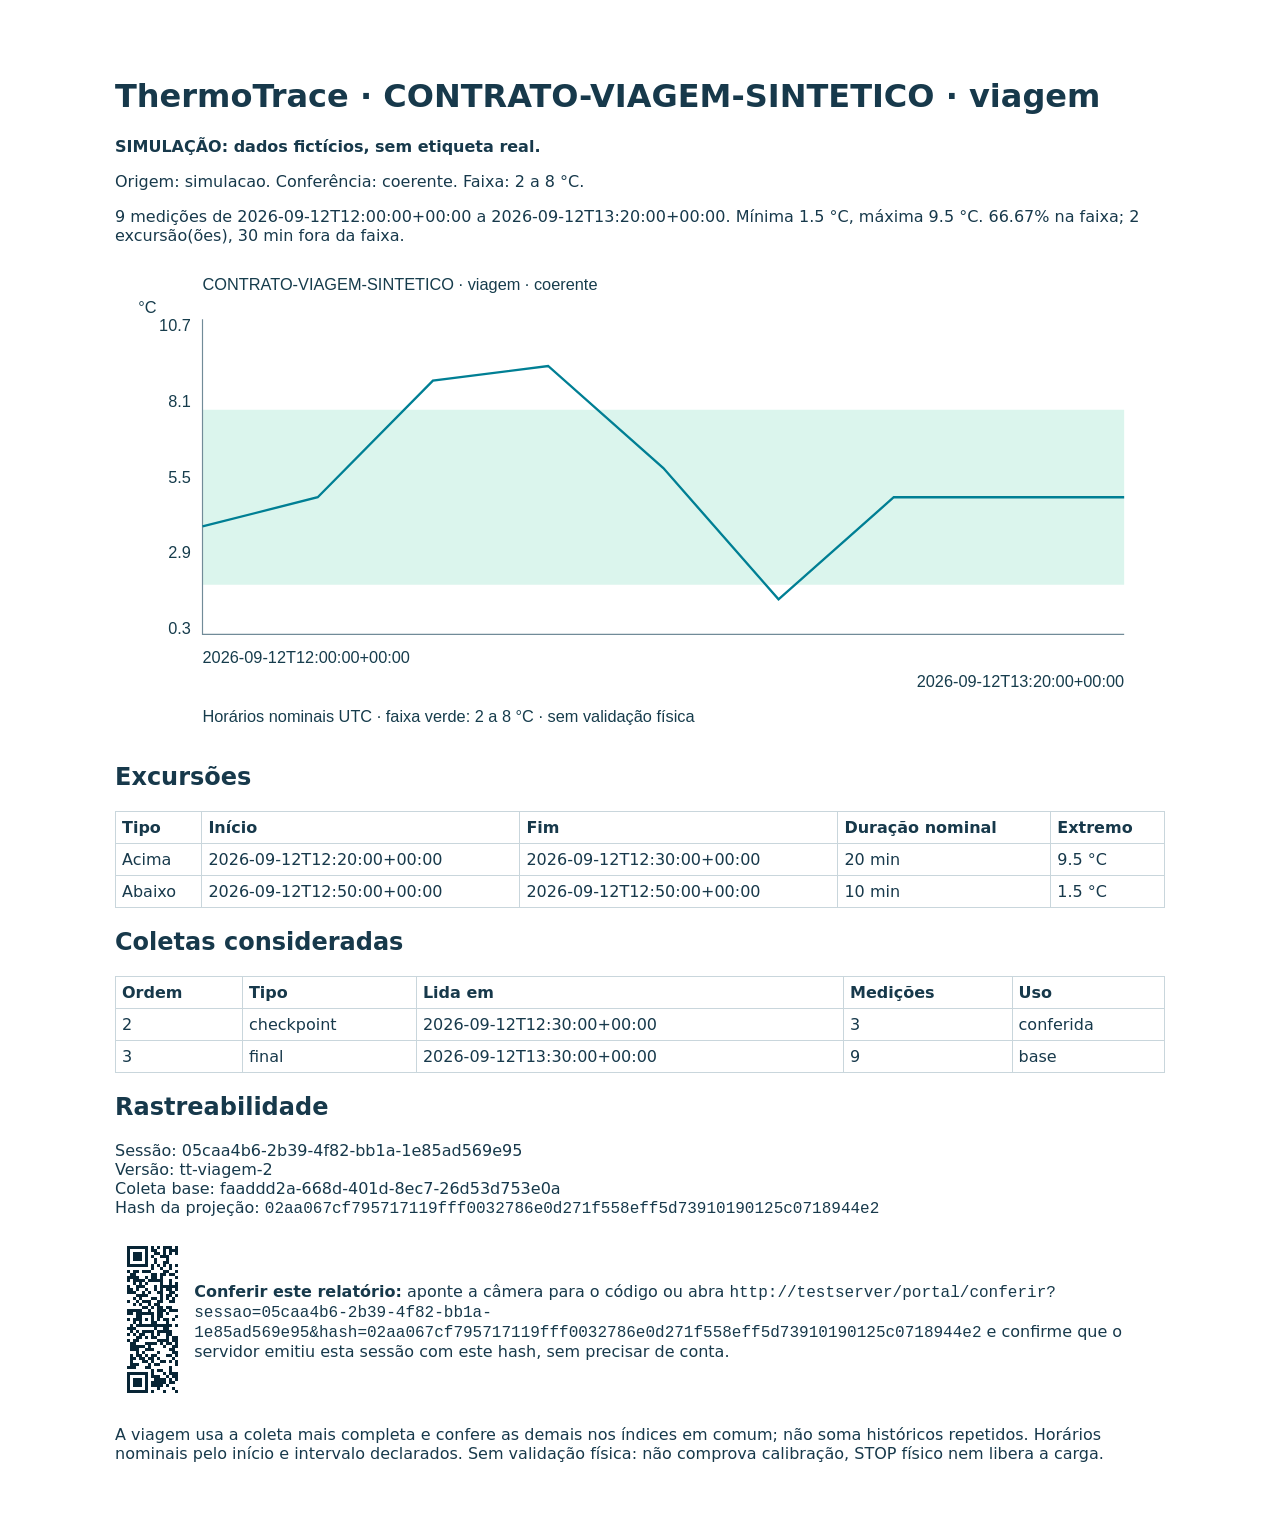
<file: backend/docs/viagem-android-0.16.html>
<!doctype html><html lang="pt-BR"><meta charset="utf-8"><title>Relatório da viagem ThermoTrace</title>
<style>body{font:16px system-ui;max-width:1050px;margin:32px auto;padding:24px;color:#17394b}svg{width:100%}table{border-collapse:collapse;width:100%;margin:12px 0}td,th{border:1px solid #c9d6dc;padding:6px;text-align:left}code{overflow-wrap:anywhere}@media print{body{margin:0}}</style>
<h1>ThermoTrace · CONTRATO-VIAGEM-SINTETICO · viagem</h1><p><strong>SIMULAÇÃO: dados fictícios, sem etiqueta real.</strong></p><p>Origem: simulacao. Conferência: coerente. Faixa: 2 a 8 °C.</p>
<p>9 medições de 2026-09-12T12:00:00+00:00 a 2026-09-12T13:20:00+00:00. Mínima 1.5 °C, máxima 9.5 °C. 66.67% na faixa; 2 excursão(ões), 30 min fora da faixa.</p><ul></ul><svg xmlns="http://www.w3.org/2000/svg" viewBox="0 0 900 410" role="img" aria-label="Temperaturas nominais da coleta">
<rect width="900" height="410" fill="white"/><g font-family="sans-serif" font-size="14" fill="#163c4c">
<text x="75" y="25">CONTRATO-VIAGEM-SINTETICO · viagem · coerente</text>
<text x="20" y="45">°C</text><rect x="75" y="127.50" width="790" height="150.00" fill="#dbf5ed"/>
<path d="M75 50V320H865" fill="none" stroke="#718b98"/><text x="65" y="320.0" text-anchor="end">0.3</text><text x="65" y="255.0" text-anchor="end">2.9</text><text x="65" y="190.0" text-anchor="end">5.5</text><text x="65" y="125.0" text-anchor="end">8.1</text><text x="65" y="60.0" text-anchor="end">10.7</text>
<polyline points="75.00,227.50 173.75,202.50 272.50,102.50 371.25,90.00 470.00,177.50 568.75,290.00 667.50,202.50 766.25,202.50 865.00,202.50" fill="none" stroke="#007f94" stroke-width="2"/>

<text x="75" y="345">2026-09-12T12:00:00+00:00</text><text x="865" y="365" text-anchor="end">2026-09-12T13:20:00+00:00</text>
<text x="75" y="395">Horários nominais UTC · faixa verde: 2 a 8 °C · sem validação física</text></g></svg>
<h2>Excursões</h2><table><tr><th>Tipo</th><th>Início</th><th>Fim</th><th>Duração nominal</th><th>Extremo</th></tr><tr><td>Acima</td><td>2026-09-12T12:20:00+00:00</td><td>2026-09-12T12:30:00+00:00</td><td>20 min</td><td>9.5 °C</td></tr><tr><td>Abaixo</td><td>2026-09-12T12:50:00+00:00</td><td>2026-09-12T12:50:00+00:00</td><td>10 min</td><td>1.5 °C</td></tr></table>
<h2>Coletas consideradas</h2><table><tr><th>Ordem</th><th>Tipo</th><th>Lida em</th><th>Medições</th><th>Uso</th></tr><tr><td>2</td><td>checkpoint</td><td>2026-09-12T12:30:00+00:00</td><td>3</td><td>conferida</td></tr><tr><td>3</td><td>final</td><td>2026-09-12T13:30:00+00:00</td><td>9</td><td>base</td></tr></table>
<h2>Rastreabilidade</h2><p>Sessão: 05caa4b6-2b39-4f82-bb1a-1e85ad569e95<br>Versão: tt-viagem-2<br>Coleta base: faaddd2a-668d-401d-8ec7-26d53d753e0a<br>Hash da projeção: <code>02aa067cf795717119fff0032786e0d271f558eff5d73910190125c0718944e2</code></p><div style="display:flex;gap:16px;align-items:center;margin:12px 0"><div><svg width="171" height="171" class="segno"><title>Conferir este relatório</title><g transform="scale(3)"><path fill="#fff" d="M0 0h57v57h-57z"/><path class="qrline" stroke="#082535" d="M4 4.5h7m1 0h1m1 0h1m1 0h3m1 0h2m1 0h2m2 0h2m2 0h1m2 0h1m1 0h2m1 0h3m2 0h1m1 0h7m-49 1h1m5 0h1m1 0h2m2 0h1m1 0h3m1 0h1m1 0h6m2 0h1m1 0h1m1 0h4m1 0h4m1 0h1m5 0h1m-49 1h1m1 0h3m1 0h1m2 0h2m1 0h1m1 0h1m1 0h5m1 0h3m1 0h1m2 0h1m2 0h3m1 0h2m1 0h2m1 0h1m1 0h3m1 0h1m-49 1h1m1 0h3m1 0h1m1 0h1m2 0h3m3 0h3m4 0h1m1 0h1m3 0h1m4 0h3m1 0h1m2 0h1m1 0h3m1 0h1m-49 1h1m1 0h3m1 0h1m2 0h1m3 0h1m3 0h1m2 0h1m1 0h5m1 0h1m2 0h3m2 0h2m4 0h1m1 0h3m1 0h1m-49 1h1m5 0h1m2 0h1m2 0h2m4 0h1m2 0h2m3 0h3m1 0h2m1 0h1m4 0h1m3 0h1m5 0h1m-49 1h7m1 0h1m1 0h1m1 0h1m1 0h1m1 0h1m1 0h1m1 0h1m1 0h1m1 0h1m1 0h1m1 0h1m1 0h1m1 0h1m1 0h1m1 0h1m1 0h1m1 0h1m1 0h7m-41 1h1m2 0h1m2 0h1m2 0h2m1 0h3m3 0h3m1 0h1m3 0h1m1 0h1m1 0h1m-39 1h1m1 0h2m1 0h3m4 0h2m2 0h2m1 0h2m1 0h5m1 0h2m1 0h1m1 0h2m2 0h3m2 0h1m2 0h1m1 0h2m-48 1h2m5 0h2m1 0h2m1 0h2m2 0h2m1 0h1m1 0h3m3 0h2m1 0h2m1 0h1m3 0h1m2 0h2m-44 1h4m2 0h1m1 0h2m1 0h1m4 0h1m3 0h1m1 0h1m4 0h4m1 0h1m1 0h2m1 0h1m2 0h1m1 0h4m-46 1h1m1 0h4m1 0h5m2 0h1m4 0h1m2 0h4m3 0h1m2 0h3m1 0h2m1 0h6m1 0h2m-46 1h1m1 0h1m1 0h1m4 0h1m2 0h1m1 0h1m1 0h1m3 0h1m1 0h2m3 0h1m1 0h1m1 0h5m1 0h3m1 0h1m1 0h2m1 0h1m-49 1h1m2 0h3m3 0h1m1 0h9m4 0h6m5 0h5m1 0h1m1 0h1m1 0h1m2 0h1m-49 1h2m1 0h1m2 0h1m2 0h1m1 0h1m1 0h2m1 0h5m4 0h3m1 0h3m1 0h1m1 0h1m1 0h2m3 0h2m1 0h1m1 0h1m-48 1h3m2 0h1m1 0h1m2 0h2m2 0h2m1 0h5m3 0h1m2 0h6m1 0h1m1 0h1m1 0h1m2 0h1m1 0h2m2 0h1m-46 1h4m4 0h1m1 0h2m1 0h1m2 0h1m12 0h1m2 0h1m1 0h2m1 0h1m1 0h7m-47 1h1m1 0h1m3 0h2m1 0h1m1 0h1m1 0h1m1 0h3m2 0h2m1 0h1m1 0h3m4 0h2m3 0h3m3 0h4m-49 1h1m2 0h1m1 0h3m2 0h2m2 0h2m1 0h1m1 0h1m1 0h7m6 0h1m3 0h2m3 0h1m1 0h1m2 0h1m-47 1h1m1 0h1m2 0h1m1 0h2m8 0h2m2 0h2m3 0h2m1 0h1m3 0h5m1 0h2m2 0h1m1 0h2m-44 1h2m1 0h1m1 0h2m1 0h2m4 0h3m1 0h1m3 0h3m1 0h1m3 0h1m1 0h1m1 0h1m3 0h1m1 0h1m-46 1h5m2 0h1m2 0h3m1 0h4m1 0h1m7 0h7m1 0h1m1 0h1m4 0h1m1 0h1m1 0h2m-48 1h2m1 0h6m1 0h2m1 0h1m3 0h4m1 0h6m1 0h4m1 0h1m2 0h1m1 0h9m-45 1h2m3 0h1m1 0h2m4 0h2m1 0h2m1 0h1m3 0h1m5 0h2m1 0h2m3 0h1m3 0h1m1 0h2m-48 1h1m1 0h3m1 0h1m1 0h1m1 0h1m1 0h2m1 0h1m1 0h1m1 0h4m1 0h1m1 0h2m8 0h1m1 0h1m1 0h1m1 0h1m1 0h1m1 0h1m-45 1h1m1 0h1m3 0h2m3 0h1m3 0h4m1 0h1m3 0h2m4 0h1m2 0h2m1 0h1m1 0h1m3 0h2m1 0h2m-48 1h1m1 0h12m1 0h3m2 0h6m1 0h1m1 0h4m3 0h2m1 0h5m2 0h1m-48 1h3m6 0h1m2 0h2m3 0h1m1 0h1m1 0h2m1 0h5m1 0h3m2 0h1m4 0h2m2 0h1m2 0h1m-47 1h1m1 0h1m1 0h4m1 0h5m2 0h1m1 0h9m3 0h4m2 0h2m2 0h3m2 0h2m-48 1h1m1 0h1m1 0h2m2 0h1m1 0h1m2 0h2m3 0h2m3 0h1m1 0h3m4 0h1m1 0h1m1 0h2m1 0h1m3 0h1m2 0h1m1 0h1m-46 1h2m1 0h1m1 0h2m3 0h1m1 0h5m4 0h2m1 0h1m1 0h1m1 0h2m1 0h1m1 0h8m3 0h2m-49 1h1m1 0h2m6 0h4m1 0h2m3 0h1m1 0h1m4 0h3m1 0h1m4 0h4m1 0h5m2 0h1m-48 1h2m3 0h4m1 0h1m1 0h2m1 0h1m1 0h3m1 0h3m3 0h4m1 0h2m2 0h1m2 0h3m1 0h1m-44 1h5m1 0h1m4 0h1m2 0h2m1 0h2m1 0h1m2 0h2m2 0h1m1 0h1m2 0h1m1 0h1m3 0h1m1 0h1m1 0h1m3 0h1m-47 1h3m2 0h3m5 0h2m2 0h1m4 0h1m2 0h2m2 0h1m1 0h4m1 0h1m2 0h1m2 0h2m2 0h1m-45 1h1m1 0h1m4 0h1m4 0h2m1 0h1m2 0h2m3 0h1m2 0h2m1 0h2m1 0h3m1 0h5m1 0h2m-46 1h1m1 0h2m1 0h1m1 0h2m3 0h2m1 0h2m1 0h2m1 0h2m6 0h1m3 0h1m1 0h5m1 0h3m1 0h3m-48 1h2m1 0h2m1 0h2m1 0h1m4 0h1m2 0h1m1 0h1m1 0h2m2 0h2m1 0h1m1 0h3m1 0h4m5 0h3m1 0h1m-48 1h1m3 0h2m1 0h1m2 0h2m1 0h1m1 0h2m1 0h3m3 0h1m4 0h1m2 0h1m1 0h1m1 0h2m1 0h2m1 0h1m1 0h2m-46 1h3m3 0h1m1 0h2m5 0h1m1 0h2m1 0h2m2 0h4m1 0h3m4 0h2m1 0h1m4 0h1m1 0h2m-49 1h3m3 0h2m6 0h1m2 0h1m3 0h7m1 0h2m1 0h1m4 0h2m1 0h7m-39 1h1m1 0h2m2 0h1m2 0h2m3 0h1m3 0h3m2 0h4m1 0h2m2 0h1m3 0h1m2 0h2m-49 1h7m1 0h1m3 0h1m1 0h3m2 0h2m1 0h1m1 0h1m1 0h2m1 0h1m1 0h1m1 0h2m1 0h5m1 0h1m1 0h2m1 0h2m-49 1h1m5 0h1m1 0h3m2 0h1m1 0h4m1 0h1m1 0h1m3 0h1m1 0h2m4 0h1m1 0h1m1 0h3m3 0h2m2 0h1m-49 1h1m1 0h3m1 0h1m2 0h4m1 0h1m1 0h1m2 0h1m2 0h8m3 0h3m1 0h1m2 0h5m-45 1h1m1 0h3m1 0h1m1 0h5m1 0h2m1 0h1m1 0h2m1 0h2m1 0h1m2 0h1m1 0h1m2 0h1m1 0h2m2 0h3m1 0h2m2 0h2m-49 1h1m1 0h3m1 0h1m1 0h4m1 0h1m3 0h2m3 0h1m3 0h3m1 0h1m1 0h3m2 0h1m1 0h1m4 0h1m1 0h3m-49 1h1m5 0h1m3 0h1m4 0h1m4 0h1m1 0h2m1 0h1m1 0h1m4 0h1m2 0h2m2 0h2m2 0h1m2 0h1m-47 1h7m1 0h1m3 0h1m3 0h1m2 0h3m1 0h5m2 0h1m5 0h3m2 0h1m4 0h3"/></g></svg></div><p><strong>Conferir este relatório:</strong> aponte a câmera para o código ou abra <code>http://testserver/portal/conferir?sessao=05caa4b6-2b39-4f82-bb1a-1e85ad569e95&amp;hash=02aa067cf795717119fff0032786e0d271f558eff5d73910190125c0718944e2</code> e confirme que o servidor emitiu esta sessão com este hash, sem precisar de conta.</p></div>
<p>A viagem usa a coleta mais completa e confere as demais nos índices em comum; não soma históricos repetidos. Horários nominais pelo início e intervalo declarados. Sem validação física: não comprova calibração, STOP físico nem libera a carga.</p></html>
</file>
